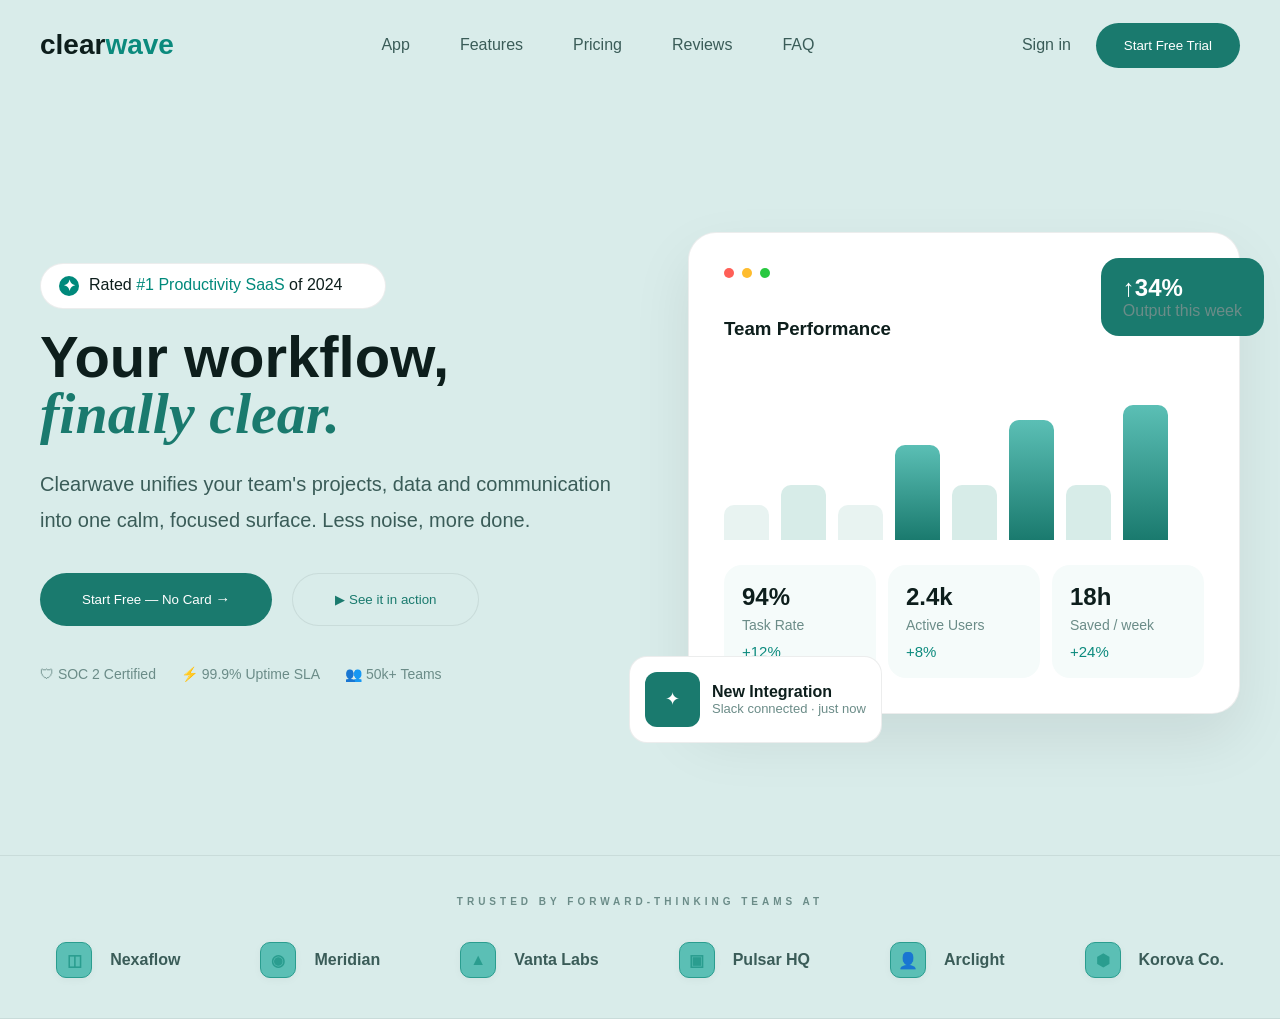
<file: index.html>
<!DOCTYPE html>
<html lang="en">
<head>
<meta charset="UTF-8">
<meta name="viewport" content="width=device-width, initial-scale=1.0">
<title>Clearwave</title>
<link rel="stylesheet" href="page1.css">
</head>
<body>
<header class="navbar">

    <div class="logo">
        clear<span>wave</span>
    </div>

    <div  class="nav-links">
        <nav>App</nav>
        <nav>Features</nav>
        <nav>Pricing</nav>
        <nav>Reviews</nav>
        <nav>FAQ</nav>
    </div>
    <div class="nav-right">
        <a href="#">Sign in</a>
        <button>Start Free Trial</button>
    </div>

</header>

<section class="hero">

    <div class="hero-left">
    
        <div class="badge">
            <div class="badge-icon">✦</div>
            <div>Rated <span>#1 Productivity SaaS</span> of 2024</div>
        </div>

        <h1>
            Your workflow,<br>
            <span>finally clear.</span>
        </h1>

        <p>
            Clearwave unifies your team's projects,
            data and communication into one calm,
            focused surface. Less noise, more done.
        </p>

        <div class="hero-buttons">

            <button class="primary-btn">
                Start Free — No Card <span>→</span>
            </button>

            <button class="secondary-btn">
                ▶ See it in action
            </button>

        </div>

        <div class="trust-row">

            <span>🛡 SOC 2 Certified</span>

            <span>⚡ 99.9% Uptime SLA</span>

            <span>👥 50k+ Teams</span>

        </div>

    </div>
    <div class="hero-right">

        <div class="card">

            <div class="browser-top">
    <span class="dot red"></span>
    <span class="dot yellow"></span>
    <span class="dot green"></span>
  </div>

            <h3>Team Performance</h3>

            <div class="chart">

                <div class="bar small"></div>
                <div class="bar medium"></div>
                <div class="bar small"></div>

                <div class="bar active tall"></div>

                <div class="bar medium"></div>

                <div class="bar active extra"></div>

                <div class="bar medium"></div>

                <div class="bar active huge"></div>

            </div>

            <div class="stats">

                <div class="box">
                    <h2>94%</h2>
                    <p>Task Rate</p>
                    <span>+12%</span>
                </div>

                <div class="box">
                    <h2>2.4k</h2>
                    <p>Active Users</p>
                    <span>+8%</span>
                </div>

                <div class="box">
                    <h2>18h</h2>
                    <p>Saved / week</p>
                    <span>+24%</span>
                </div>

            </div>

            <div class="integration">

                <div class="icon">✦</div>

                <div>
                    <strong>New Integration</strong>
                    <p>Slack connected · just now</p>
                </div>

            </div>

            <div class="floating">
                <h2>↑34%</h2>
                <span>Output this week</span>
            </div>

        </div>

    </div>
</section> 

<section class="trusted-section">

  <p class="trusted-title">
    TRUSTED BY FORWARD-THINKING TEAMS AT
  </p>

  <div class="company-row">

    <div class="company">
      <div class="logo-box">◫</div>
      <span>Nexaflow</span>
    </div>

    <div class="company">
      <div class="logo-box">◉</div>
      <span>Meridian</span>
    </div>

    <div class="company">
      <div class="logo-box">▲</div>
      <span>Vanta Labs</span>
    </div>

    <div class="company">
      <div class="logo-box">▣</div>
      <span>Pulsar HQ</span>
    </div>

    <div class="company">
      <div class="logo-box">👤</div>
      <span>Arclight</span>
    </div>

    <div class="company">
      <div class="logo-box">⬢</div>
      <span>Korova Co.</span>
    </div>

  </div>

</section>

</body>
</html>
</file>
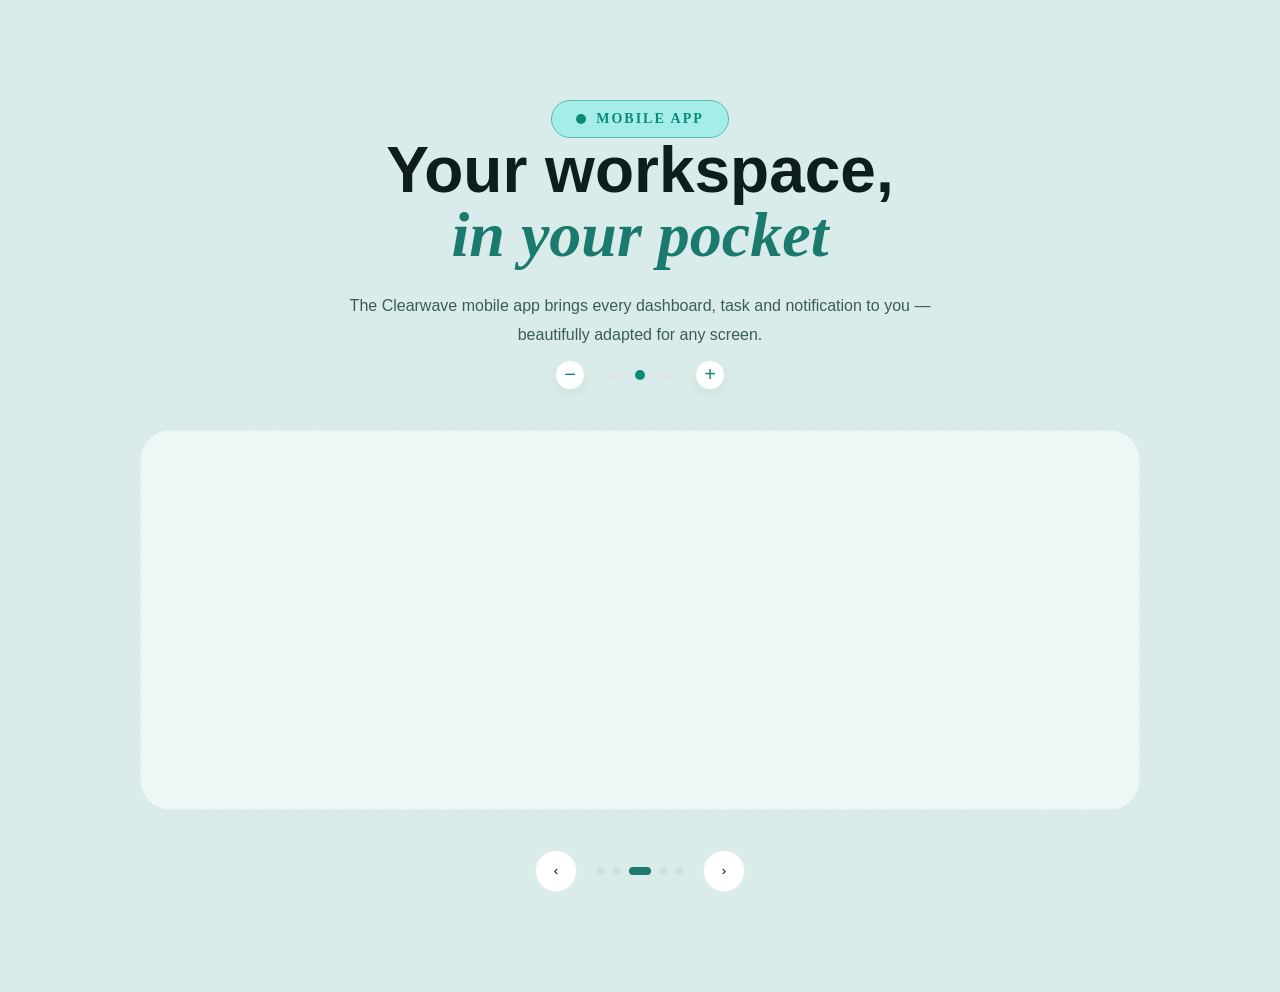
<file: index2.html>
<!DOCTYPE html>
<html lang="en">
<head>
    <meta charset="UTF-8">
    <meta name="viewport" content="width=device-width, initial-scale=1.0">
    <title>Document</title>
    <link rel="stylesheet" href="./pages2.css">
</head>
<body>
    <section class="workspace">

    <div class="mobile-badge">
         <span class="dot"></span>
        MOBILE APP
    </div>

    <h2>
        Your workspace,<br>
        <span>in your pocket</span>
    </h2>

    <p>
        The Clearwave mobile app brings every dashboard,
        task and notification to you — beautifully adapted
        for any screen.
    </p>

    <div class="slider-controls">
        <button class="nav-btn">−</button>

        <div class="dots">
            <span></span>
            <span></span>
            <span class="active"></span>
            <span></span>
            <span></span>
        </div>

        <button class="nav-btn">+</button>
    </div>

   <div class="showcase-empty"></div>
    <div class="slider-nav">

        <button>‹</button>

        <div class="nav-dots">
            <span></span>
            <span></span>
            <span class="active"></span>
            <span></span>
            <span></span>
        </div>

        <button>›</button>

    </div>
</section>
</body>
</html>
</file>
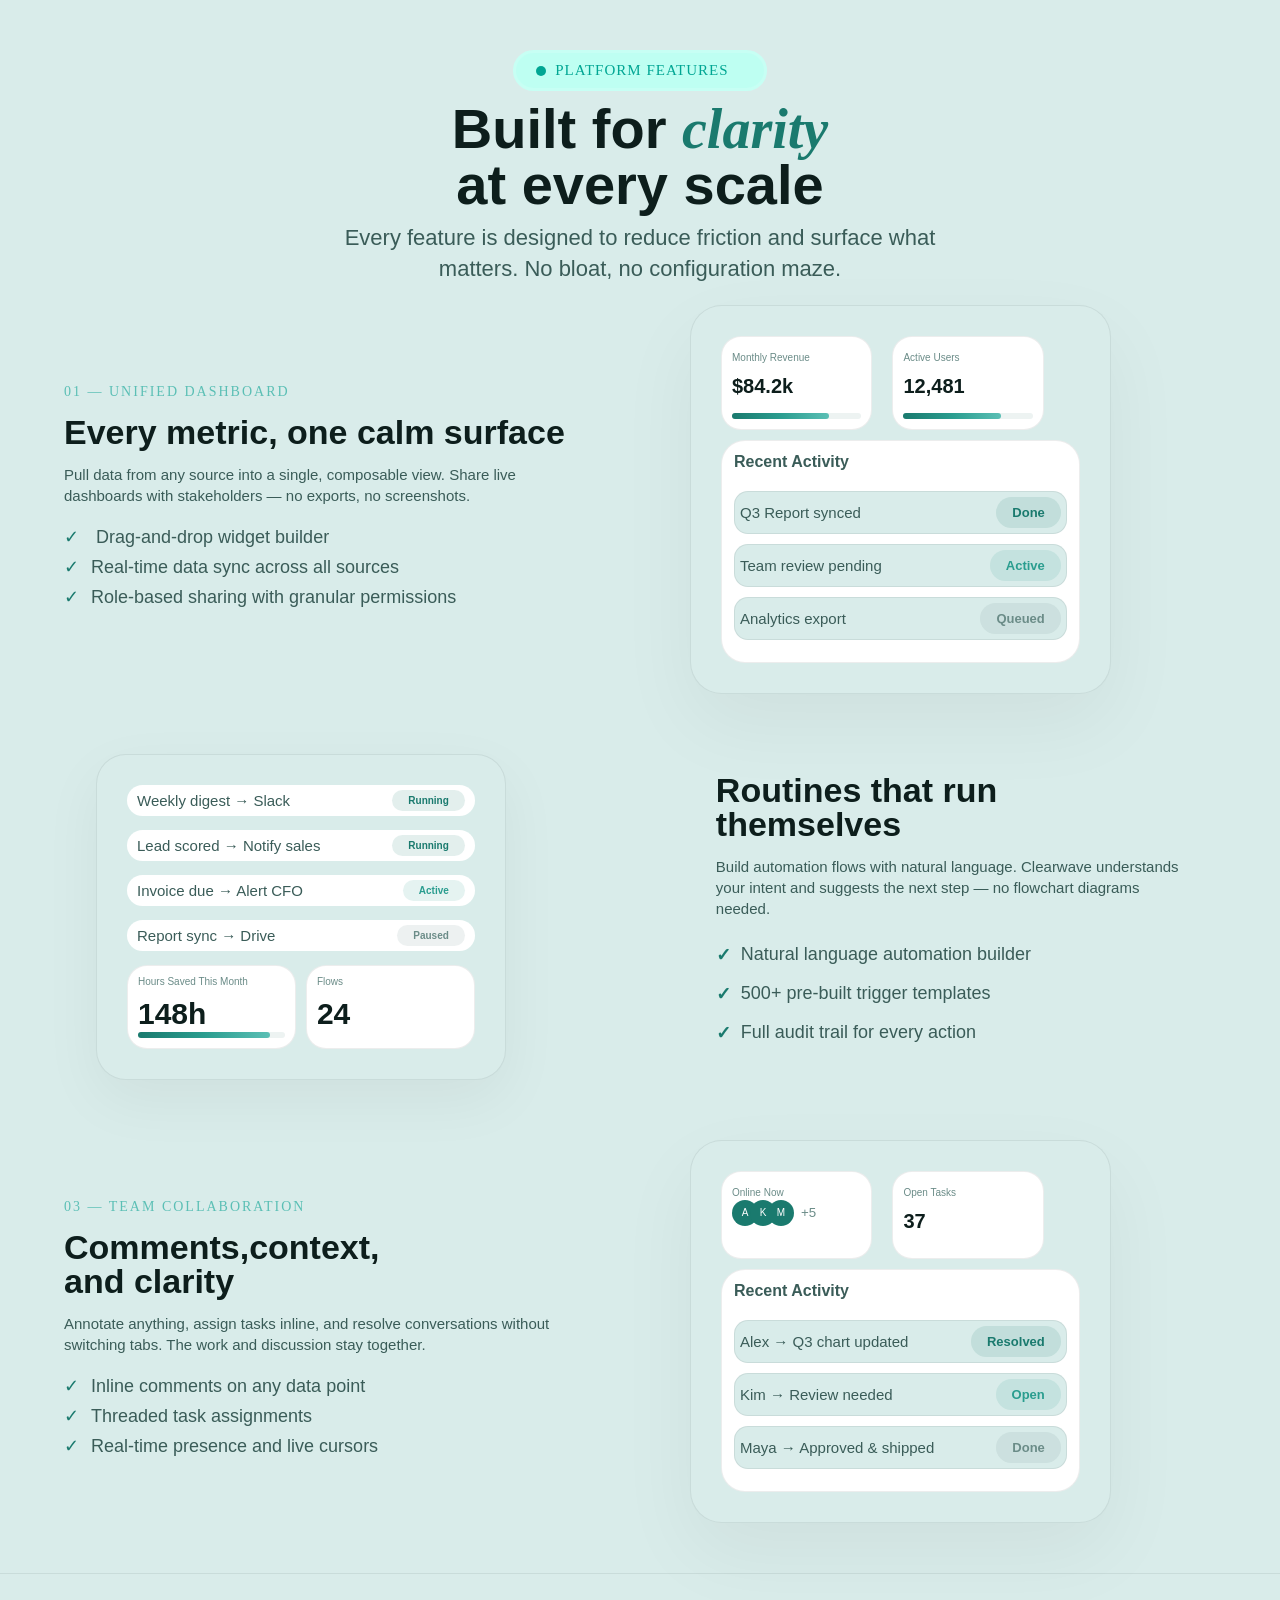
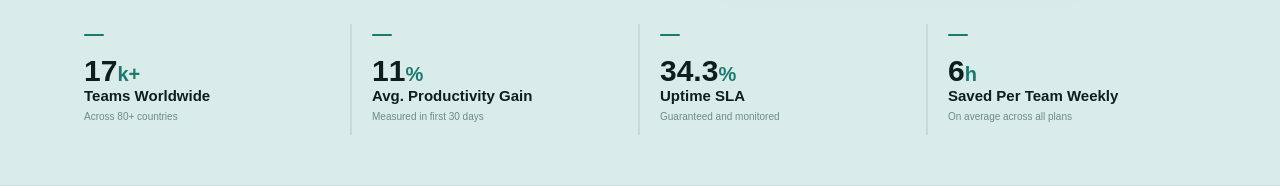
<file: index3.html>
<!DOCTYPE html>
<html lang="en">
<head>
    <meta charset="UTF-8">
    <meta name="viewport" content="width=device-width, initial-scale=1.0">
    <title>Document</title>
    <link rel="stylesheet" href="./page3.css">
</head>
<body>
<section class="features">
  <div class="container">

    <div class="section-header">  
       <div class="platform-badge">
        <span class="dot"></span>
        <span class="text">PLATFORM FEATURES</span>
       </div>

      <h1 class="main-title">
        Built for <span>clarity</span><br>
        at every scale
      </h1>

      <p class="subtitle">
        Every feature is designed to reduce friction and surface what matters.
        No bloat, no configuration maze.
      </p>
    </div>

    <div class="feature-grid">

      <div class="feature-content">

        <span class="feature-tag">
          01 — UNIFIED DASHBOARD
        </span>

        <h2>
          Every metric, one calm surface
        </h2>

        <p>
          Pull data from any source into a single, composable view.
          Share live dashboards with stakeholders — no exports,
          no screenshots.
        </p>

        <ul>
          <li><span>✓</span> Drag-and-drop widget builder</li>
          <li><span>✓</span>Real-time data sync across all sources</li>
          <li><span>✓</span>Role-based sharing with granular permissions</li>
        </ul>

      </div>

      <div class="dashboard-card">

        <div class="stats-row">

          <div class="stat-card">
            <span>Monthly Revenue</span>
            <h3>$84.2k</h3>

            <div class="progress">
              <div class="fill"></div>
            </div>
          </div>

          <div class="stat-card">
            <span>Active Users</span>
            <h3>12,481</h3>

            <div class="progress">
              <div class="fill"></div>
            </div>
          </div>

        </div>

        <div class="activity-card">

          <h4>Recent Activity</h4>

          <div class="activity-row">
            <span>Q3 Report synced</span>
            <button class="done">Done</button>
          </div>

          <div class="activity-row">
            <span>Team review pending</span>
            <button class="active">Active</button>
          </div>

          <div class="activity-row">
            <span>Analytics export</span>
            <button class="queued">Queued</button>
          </div>

        </div>

      </div>

    </div>

  </div>
</section>
<section class="automation-section">
  <div class="automation-container">
    <div class="automation-card">
      <div class="flow-row">
        <span>Weekly digest → Slack</span>
        <span class="status running">Running</span>
      </div>

      <div class="flow-row">
        <span>Lead scored → Notify sales</span>
        <span class="status running">Running</span>
      </div>

      <div class="flow-row">
        <span>Invoice due → Alert CFO</span>
        <span class="status active">Active</span>
      </div>

      <div class="flow-row">
        <span>Report sync → Drive</span>
        <span class="status paused">Paused</span>
      </div>
  
      <div class="bottom-cards">

        <div class="small-card">
          <p>Hours Saved This Month</p>
          <h3>148h</h3>

          <div class="progress-bar">
            <div class="progress-fill"></div>
          </div>
        </div>

        <div class="small-card">
          <p>Flows</p>
          <h3>24</h3>
        </div>
      </div>
    </div>
    <div class="content-box">

      <h2>
        Routines that run
        <br>themselves
      </h2>

      <p class="description">
        Build automation flows with natural language.
        Clearwave understands your intent and suggests
        the next step — no flowchart diagrams needed.
      </p>

      <ul>
        <li>Natural language automation builder</li>
        <li>500+ pre-built trigger templates</li>
        <li>Full audit trail for every action</li>
      </ul>
    </div>
  </div>
</section>

<section class="features">
  <div class="container">
    <div class="feature-grid">

      <div class="feature-content">

        <span class="feature-tag">
          03 — TEAM COLLABORATION
        </span>

        <h2>
          Comments,context,<br>
        and <span>clarity</span>
        </h2>

        <p>
          Annotate anything, assign tasks inline, and resolve
          conversations without switching tabs. The work and
          discussion stay together.
        </p>

        <ul>
          <li><span>✓</span>Inline comments on any data point</li>
          <li><span>✓</span>Threaded task assignments</li>
          <li><span>✓</span>Real-time presence and live cursors</li>
        </ul>

      </div>

      <div class="dashboard-card">

        <div class="stats-row">

          <div class="stat-card">
            <span>Online Now</span>
           <div class="avatars">
            <span>A</span>
            <span>K</span>
            <span>M</span>
            <small>+5</small>
           </div>
          </div>

          <div class="stat-card">
            <span>Open Tasks</span>
            <h3>37</h3>
          </div>

        </div>

        <div class="activity-card">

          <h4>Recent Activity</h4>

          <div class="activity-row">
            <span>Alex → Q3 chart updated</span>
            <button class="done">Resolved</button>
          </div>

          <div class="activity-row">
            <span>Kim → Review needed</span>
            <button class="active">Open</button>
          </div>

          <div class="activity-row">
            <span>Maya → Approved & shipped</span>
            <button class="queued">Done</button>
          </div>

        </div>

      </div>

    </div>

  </div>
</section>

<section class="stats-section">

  <div class="stats-container">

    <div class="stat-item">
      <div class="line"></div>
      <h2>17<span>k+</span></h2>
      <h4>Teams Worldwide</h4>
      <p>Across 80+ countries</p>
    </div>

    <div class="stat-item">
      <div class="line"></div>
      <h2>11<span>%</span></h2>
      <h4>Avg. Productivity Gain</h4>
      <p>Measured in first 30 days</p>
    </div>

    <div class="stat-item">
      <div class="line"></div>
      <h2>34.3<span>%</span></h2>
      <h4>Uptime SLA</h4>
      <p>Guaranteed and monitored</p>
    </div>

    <div class="stat-item last">
      <div class="line"></div>
      <h2>6<span>h</span></h2>
      <h4>Saved Per Team Weekly</h4>
      <p>On average across all plans</p>
    </div>

  </div>

</section>
</body>
</html>
</file>
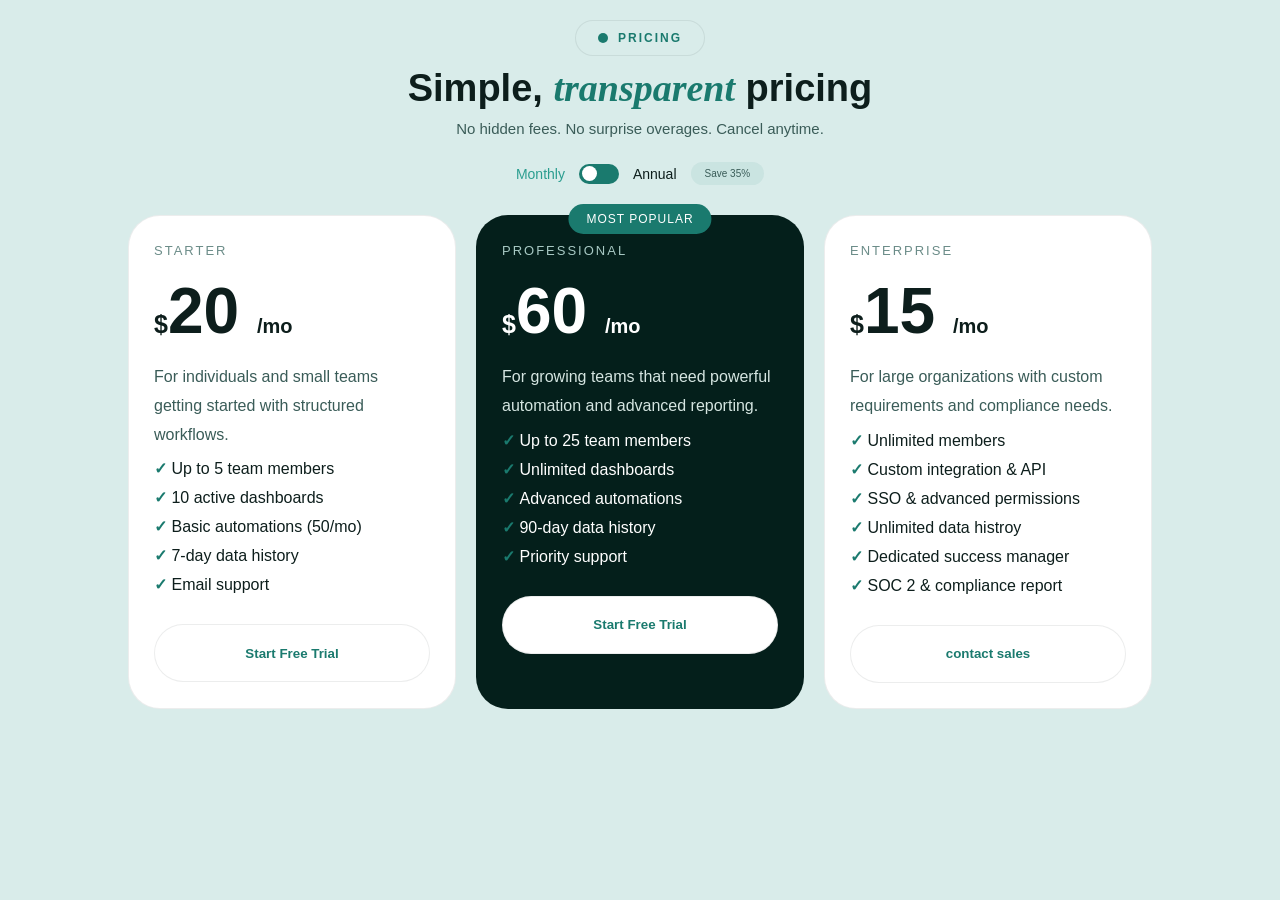
<file: index4.html>
<!DOCTYPE html>
<html lang="en">
<head>
    <meta charset="UTF-8">
    <meta name="viewport" content="width=device-width, initial-scale=1.0">
    <title>Document</title>
    <link rel="stylesheet" href="./page4.css">
</head>
<body>
<section class="pricing">

  <div class="pricingheader">

    <div class="pricingbadge">
      <span class="dot"></span>  
      <span>PRICING</span>
    </div>

    <h2>
      Simple,
      <span>transparent</span>
      pricing
    </h2>

    <p>
      No hidden fees. No surprise overages. Cancel anytime.
    </p>

    <div class="toggle">
      <span>Monthly</span>

      <div class="switch">
        <div class="switch-ball"></div>
      </div>

      <nav>Annual</nav>
      <div class="savebadge">
        Save 35%
       </div>
    </div>

  </div>

  <div class="pricing-grid">


    <div class="pricescard">
        
      <span class="plan">STARTER</span>
      <h3><span>$</span>20 <small>/mo</small></h3>
       <p class="plan-text">
        For individuals and small teams getting started with structured workflows.
      </p>

      <ul>
        <li>Up to 5 team members</li>
        <li>10 active dashboards</li>
        <li>Basic automations (50/mo)</li>
        <li>7-day data history</li>
        <li>Email support</li>
      </ul>

      <button>Start Free Trial</button>

    </div>
    <div class="pricescard featured">

      <div class="popular">
        MOST POPULAR
      </div>

      <span class="plan">PROFESSIONAL</span>

      <h3><span>$</span>60 <small>/mo</small></h3>

      <p class="plan-text">
        For growing teams that need powerful automation and advanced reporting.
      </p>

      <ul>
        <li>Up to 25 team members</li>
        <li>Unlimited dashboards</li>
        <li>Advanced automations</li>
        <li>90-day data history</li>
        <li>Priority support</li>
      </ul>

      <button class="featured-btn">
        Start Free Trial
      </button>

    </div>
    <div class="pricescard">

      <span class="plan">ENTERPRISE</span>

      <h3><span>$</span>15 <small>/mo</small></h3>

      <p class="plan-text">
        For large organizations with custom requirements and compliance needs.
      </p>

      <ul>
        <li>Unlimited members</li>
        <li>Custom integration & API</li>
        <li>SSO & advanced permissions</li>
        <li>Unlimited data histroy</li>
        <li>Dedicated success manager</li>
        <li>SOC 2 & compliance report</li>
      </ul>
      <button>contact sales</button>
    </div>    
 </div>
</section>
</body>
</html>
</file>
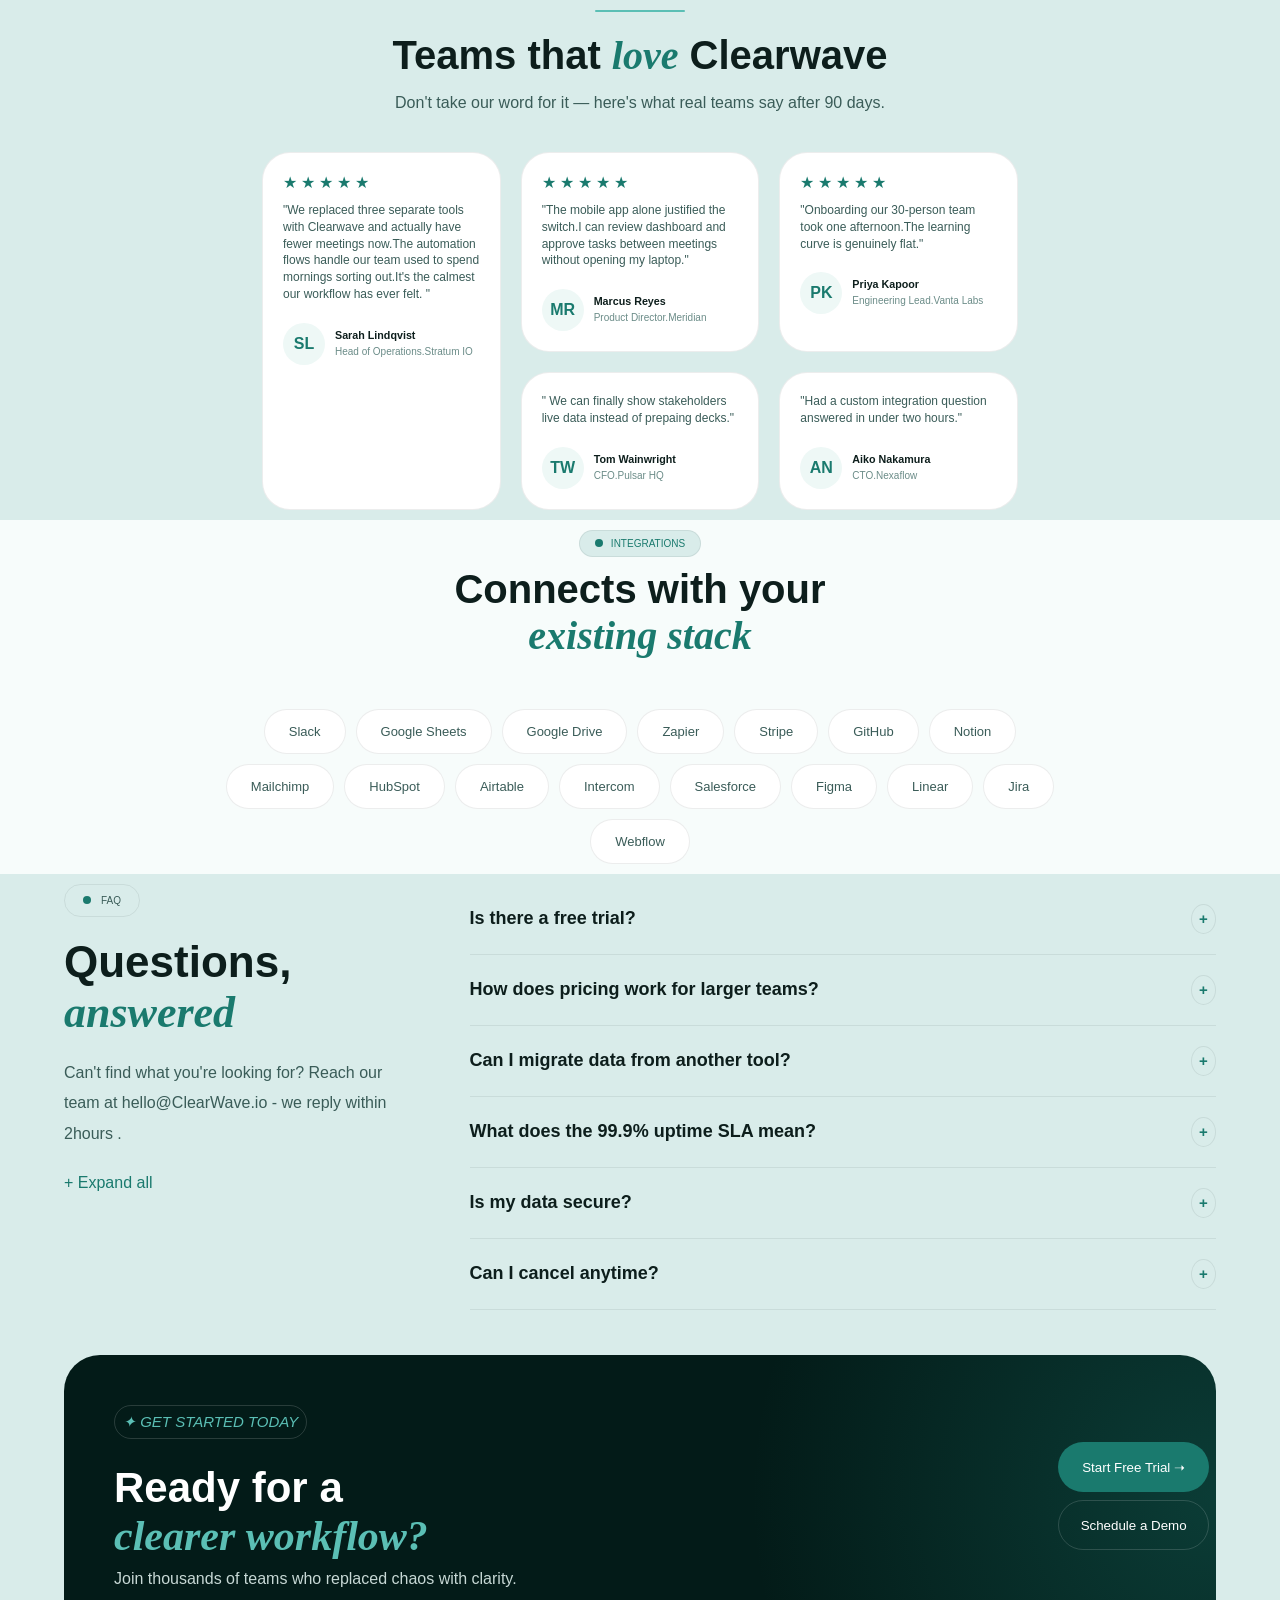
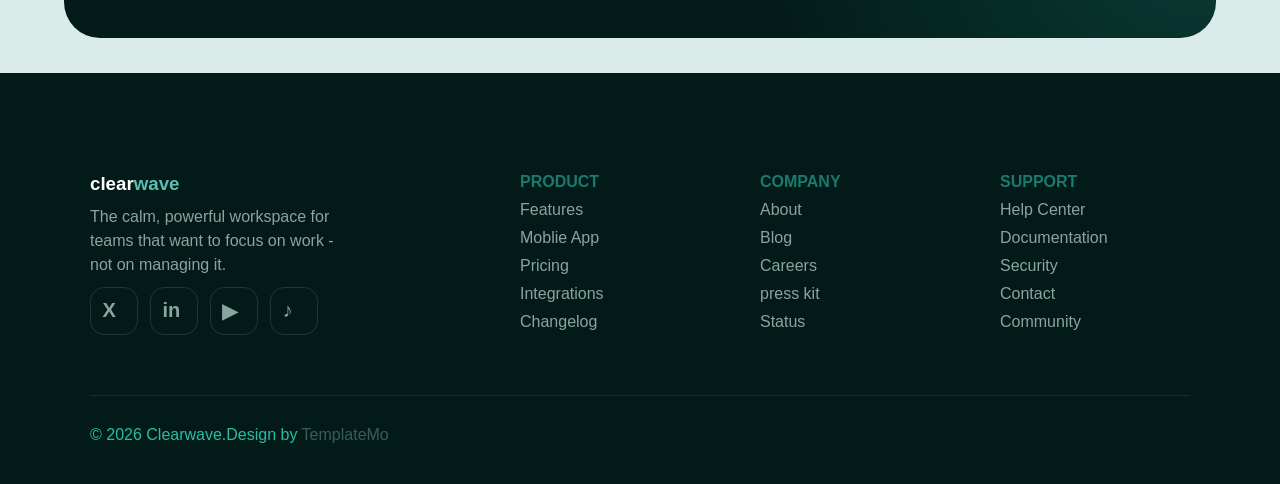
<file: index5.html>
<!DOCTYPE html>
<html lang="en">
<head>
    <meta charset="UTF-8">
    <meta name="viewport" content="width=device-width, initial-scale=1.0">
    <title>Document</title>
    <link rel="stylesheet" href="./page5.css">
</head>
<body>
<section class="test">

  <div class="head">
    <div class="topline"></div>

    <h2>
      Teams that <span>love</span> Clearwave
    </h2>

    <p>
      Don't take our word for it — here's what real teams say after 90 days.
    </p>
  </div>

  <div class="reviews">

    <div class="reviewcard large">
      <div class="stars">★★★★★</div>

      <p class="quote">
        "We replaced three separate tools with Clearwave and actually have fewer meetings now.The automation flows handle our team used to spend mornings sorting out.It's the calmest our workflow has ever felt. "
      </p>

      <div class="author">
        <div class="avatar">SL</div>

        <div>
          <h6>Sarah Lindqvist</h6>
          <span>Head of Operations.Stratum IO</span>
        </div>
      </div>
    </div>

    <div class="reviewcard">
      <div class="stars">★★★★★</div>

      <p class="quote">
        "The mobile app alone justified the switch.I can review dashboard and approve tasks between meetings without opening my laptop."
      </p>

      <div class="author">
        <div class="avatar">MR</div>

        <div>
          <h6>Marcus Reyes</h6>
          <span>Product Director.Meridian</span>
        </div>
      </div>
    </div>

    <div class="reviewcard">
      <div class="stars">★★★★★</div>

      <p class="quote">
        "Onboarding our 30-person team took one afternoon.The learning curve is genuinely flat."
      </p>

      <div class="author">
        <div class="avatar">PK</div>

        <div>
          <h6>Priya Kapoor</h6>
          <span>Engineering Lead.Vanta Labs</span>
        </div>
      </div>
    </div>

    <div class="reviewcard">
      <p class="quote">
       " We can finally show stakeholders live data instead of prepaing decks."
      </p>

      <div class="author">
        <div class="avatar">TW</div>

        <div>
          <h6>Tom Wainwright</h6>
          <span>CFO.Pulsar HQ</span>
        </div>
      </div>
    </div>

    <div class="reviewcard">
      <p class="quote">
        "Had a custom integration question answered in under two hours."
      </p>

      <div class="author">
        <div class="avatar">AN</div>

        <div>
          <h6>Aiko Nakamura</h6>
          <span>CTO.Nexaflow</span>
        </div>
      </div>
    </div>

  </div>
</section>

<section class="integrations">

  <div class="integration-badge">
    <span class="dot"></span>
    INTEGRATIONS
  </div>

  <h2>
    Connects with your
    <span>existing stack</span>
  </h2>

  <div class="tools">

    <span>Slack</span>
    <span>Google Sheets</span>
    <span>Google Drive</span>
    <span>Zapier</span>
    <span>Stripe</span>
    <span>GitHub</span>
    <span>Notion</span>

    <span>Mailchimp</span>
    <span>HubSpot</span>
    <span>Airtable</span>
    <span>Intercom</span>
    <span>Salesforce</span>
    <span>Figma</span>
    <span>Linear</span>

    <span>Jira</span>
    <span>Webflow</span>

  </div>

</section>

<section class="faq-section">

  <div class="faq-container">

    <div class="faq-left">

      <div class="faq-badge">
        <span class="dot"></span>
        FAQ
      </div>

      <h2>
        Questions,<br>
        <span>answered</span>
      </h2>

      <p>
        Can't find what you're looking for?
        Reach our team at hello@ClearWave.io - we reply within 2hours .
      </p>

      <a href="#">+ Expand all</a>

    </div>

    <div class="faq-right">

      <div class="faq">
        Is there a free trial?
        <span>+</span>
      </div>

      <div class="faq">
        How does pricing work for larger teams?
        <span>+</span>
      </div>

      <div class="faq">
        Can I migrate data from another tool?
        <span>+</span>
      </div>

      <div class="faq">
        What does the 99.9% uptime SLA mean?
        <span>+</span>
      </div>

      <div class="faq">
        Is my data secure?
        <span>+</span>
      </div>

      <div class="faq">
        Can I cancel anytime?
        <span>+</span>
      </div>

    </div>

  </div>

</section>

<section class="section">

  <div class="card">

    <div class="content">

      <div class="badge">
        ✦ GET STARTED TODAY
      </div>

      <h2>
        Ready for a<br>
        <span>clearer workflow?</span>
      </h2>

      <p>
        Join thousands of teams who replaced chaos with clarity.
      </p>

    </div>

    <div class="buttons">

      <button class="frist-btn">
        Start Free Trial ➝
      </button>

      <button class="second-btn">
        Schedule a Demo
      </button>

    </div>

  </div>

</section>

<footer class="footer">

  <div class="grid">

    <div>
      <h3>clear<span>wave</span></h3>

      <p>
        The calm, powerful workspace for <br> teams that want to focus on work - <br>
        not on managing it. 
      </p>
       <div class="icons">
           <a href="#" class="icon-box">X</a>        
           <a href="#" class="icon-box">in</a>          
           <a href="#" class="icon-box">▶</a>          
           <a href="#" class="icon-box">♪</a>
       </div>
    </div>

    <div>
      <h4>PRODUCT</h4>

      <a href="#">Features</a>
      <a href="#">Moblie App</a>
      <a href="#">Pricing</a>
      <a href="#">Integrations</a>
      <a href="#">Changelog</a>
    </div>

    <div>
      <h4>COMPANY</h4>

      <a href="#">About</a>
      <a href="#">Blog</a>
      <a href="#">Careers</a>
      <a href="#">press kit</a>
      <a href="#">Status</a>
    </div>

    <div>
      <h4>SUPPORT</h4>

      <a href="#">Help Center</a>
      <a href="#">Documentation</a>
      <a href="#">Security</a>
      <a href="#">Contact</a>
      <a href="#">Community</a>
    </div>

  </div>

  <div class="bottom">
    © 2026 Clearwave.Design by <span>TemplateMo</span>
     

  </div>

</footer>
</body>
</html>
</file>
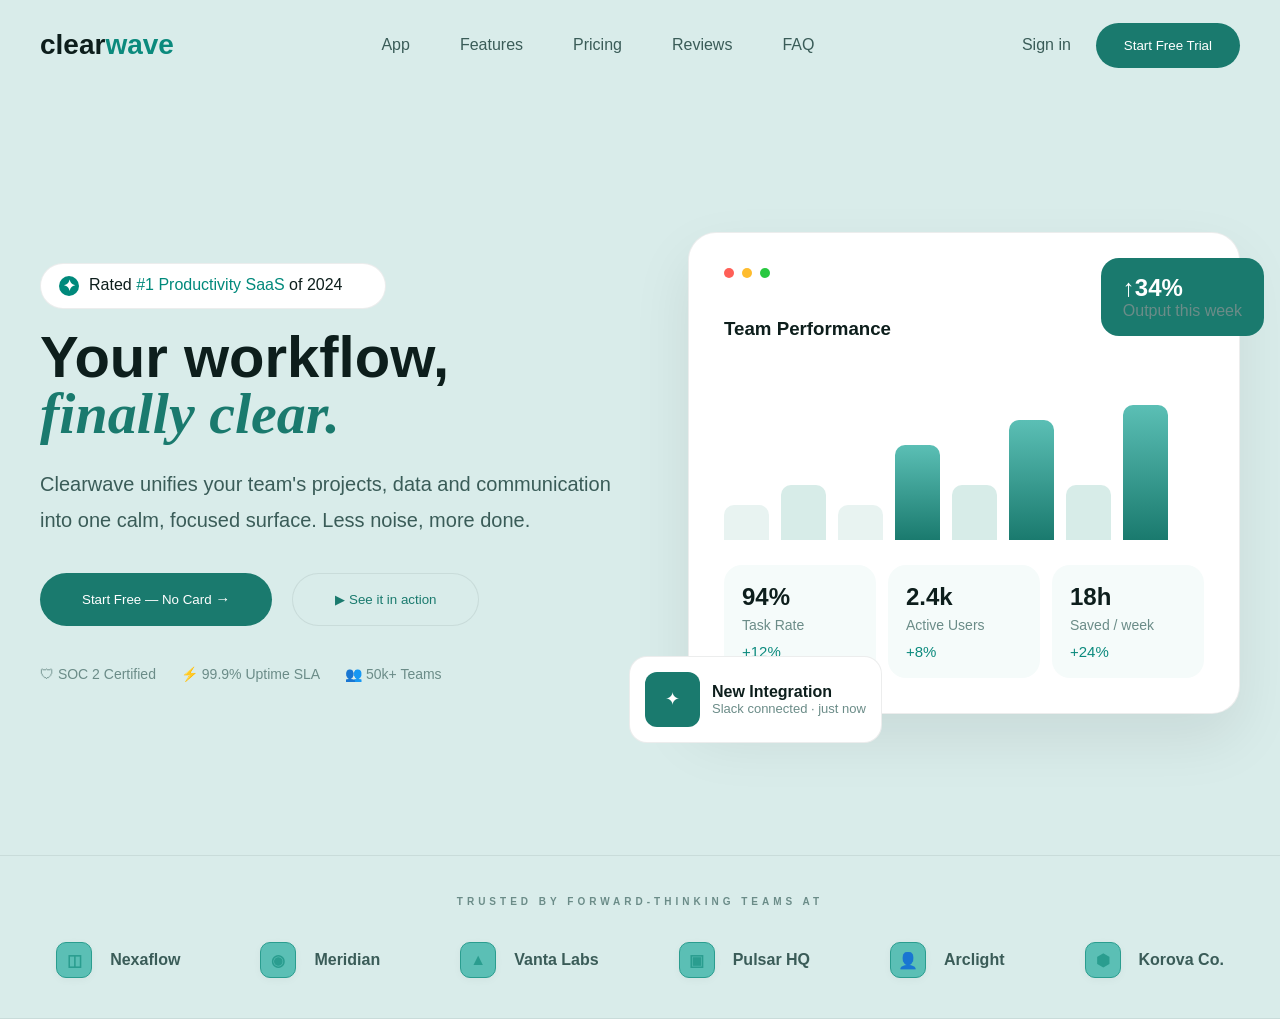
<file: page1.html>
<!DOCTYPE html>
<html lang="en">
<head>
<meta charset="UTF-8">
<meta name="viewport" content="width=device-width, initial-scale=1.0">
<title>Clearwave</title>
<link rel="stylesheet" href="page1.css">
</head>
<body>
<header class="navbar">

    <div class="logo">
        clear<span>wave</span>
    </div>

    <div  class="nav-links">
        <nav>App</nav>
        <nav>Features</nav>
        <nav>Pricing</nav>
        <nav>Reviews</nav>
        <nav>FAQ</nav>
    </div>

    <div class="nav-right">
        <a href="#">Sign in</a>
        <button>Start Free Trial</button>
    </div>

</header>

<section class="hero">

    <div class="hero-left">
    
        <div class="badge">
            <div class="badge-icon">✦</div>
            <div>Rated <span>#1 Productivity SaaS</span> of 2024</div>
        </div>

        <h1>
            Your workflow,<br>
            <span>finally clear.</span>
        </h1>

        <p>
            Clearwave unifies your team's projects,
            data and communication into one calm,
            focused surface. Less noise, more done.
        </p>

        <div class="hero-buttons">

            <button class="primary-btn">
                Start Free — No Card <span>→</span>
            </button>

            <button class="secondary-btn">
                ▶ See it in action
            </button>

        </div>

        <div class="trust-row">

            <span>🛡 SOC 2 Certified</span>

            <span>⚡ 99.9% Uptime SLA</span>

            <span>👥 50k+ Teams</span>

        </div>

    </div>
    <div class="hero-right">

        <div class="card">

            <div class="browser-top">
    <span class="dot red"></span>
    <span class="dot yellow"></span>
    <span class="dot green"></span>
  </div>

            <h3>Team Performance</h3>

            <div class="chart">

                <div class="bar small"></div>
                <div class="bar medium"></div>
                <div class="bar small"></div>

                <div class="bar active tall"></div>

                <div class="bar medium"></div>

                <div class="bar active extra"></div>

                <div class="bar medium"></div>

                <div class="bar active huge"></div>

            </div>

            <div class="stats">

                <div class="box">
                    <h2>94%</h2>
                    <p>Task Rate</p>
                    <span>+12%</span>
                </div>

                <div class="box">
                    <h2>2.4k</h2>
                    <p>Active Users</p>
                    <span>+8%</span>
                </div>

                <div class="box">
                    <h2>18h</h2>
                    <p>Saved / week</p>
                    <span>+24%</span>
                </div>

            </div>

            <div class="integration">

                <div class="icon">✦</div>

                <div>
                    <strong>New Integration</strong>
                    <p>Slack connected · just now</p>
                </div>

            </div>

            <div class="floating">
                <h2>↑34%</h2>
                <span>Output this week</span>
            </div>

        </div>

    </div>
</section> 

<section class="trusted-section">

  <p class="trusted-title">
    TRUSTED BY FORWARD-THINKING TEAMS AT
  </p>

  <div class="company-row">

    <div class="company">
      <div class="logo-box">◫</div>
      <span>Nexaflow</span>
    </div>

    <div class="company">
      <div class="logo-box">◉</div>
      <span>Meridian</span>
    </div>

    <div class="company">
      <div class="logo-box">▲</div>
      <span>Vanta Labs</span>
    </div>

    <div class="company">
      <div class="logo-box">▣</div>
      <span>Pulsar HQ</span>
    </div>

    <div class="company">
      <div class="logo-box">👤</div>
      <span>Arclight</span>
    </div>

    <div class="company">
      <div class="logo-box">⬢</div>
      <span>Korova Co.</span>
    </div>

  </div>

</section>

</body>
</html>
</file>
<file: page1.css>
:root{
  --accent:#1A7A6E;
  --accent-mid:#2A9D8F;
  --accent-light:#5BBFB5;

  --text-1:#0D1E1C;
  --text-2:#3A5C58;
  --text-3:#6B8C88;

  --border:rgba(13,30,28,.08);
}

*{
  margin:0;
  padding:0;
  box-sizing:border-box;
}

body{
  font-family:'Inter',sans-serif;
  background:#D9ECEA;
  color: var(--text-1);
}

.navbar{
  max-width:1200px;
  margin:auto;
  height:90px;
  display:flex;
  align-items:center;
  justify-content:space-between;
}

.logo{
  font-size:28px;
  font-weight:800;
}

.logo span{
    font-size:28px;
    font-weight:800;
    color: #0b8a7d;
}

.nav-links{
  display:flex;
  gap:50px;
  color:var(--text-2);
}

.nav-right{
  display:flex;
  align-items:center;
  gap:25px;
}

.nav-right a{
  text-decoration:none;
  color:var(--text-2);
}

.nav-right button{
  border:none;
  background:var(--accent);
  color:#fff;
  padding:15px 28px;
  border-radius:40px;
  cursor:pointer;
}

.hero{
  max-width:1200px;
  margin:auto;
  min-height:85vh;
  display:flex;
  align-items:center;
  justify-content:space-between;
}

.hero-left{
  width:48%;
}

.badge-icon{
    width:20px;
    height:20px;
    background:#00897b;
    border-radius:50%;
    display:flex;
    align-items:center;
    justify-content:center;
    color:#ffffff;
    font-size:15px;
    font-weight:bold;
}

.badge{
  width:60%;
  display:flex;
  padding:12px 18px;
  border-radius:30px;
  background:#fff;
  border:1px solid var(--border);
  margin-bottom:20px;
  gap: 10px;
}

.badge span{
    color:#00897b;
    font-weight:10;
}

.hero-left h1{
  font-size:58px;
  line-height:.95; 
  font-weight:600;
}

.hero-left h1 span{
  color:var(--accent);
  font-family:'Cormorant Garamond',serif;
  font-style:italic;
  font-weight:600;
}

.hero-left p{
  margin-top:25px;
  font-size:20px;
  line-height:1.8;
  color:var(--text-2);
}

.hero-buttons{
  margin-top:35px;
  display:flex;
  gap:20px;
}

.primary-btn{
  background:var(--accent);
  color:#fff;
  border:none;
  padding:15px 42px;
  border-radius:50px;
}

.primary-btn span{
    font-size: 15px;
    line-height: 1;
}

.secondary-btn{
  background:#D9ECEA;
  color:var(--accent);
  border:1px solid var(--border);
  padding:18px 42px;
  border-radius:50px;
}

.trust-row{
  margin-top:40px;
  display:flex;
  gap:25px;
  color:var(--text-3);
  font-size:14px;
}

.hero-right{
  width:46%;
}

.card{
  position:relative;
  background:#fff;
  padding:35px;
  border-radius:28px;
  border:1px solid var(--border);
  box-shadow:0 25px 60px rgba(0,0,0,.08);
}

.browser-top{
  display:flex;
  gap:8px;
  margin-bottom:40px;
}

.dot{
  width:10px;
  height:10px;
  border-radius:50%;
}

.red{
  background:#ff5f57;
}

.yellow{
  background:#febc2e;
}

.green{
  background:#28c840;
}
.card h3{
  margin-bottom:30px;
}

.chart{
  height:170px;
  display:flex;
  align-items:flex-end;
  gap:12px;
}

.bar{
  width:45px;
  border-radius:10px 10px 0 0;
}

.small{
  height:35px;
  background:#E8F3F1;
}

.medium{
  height:55px;
  background:#D7ECE8;
}

.tall{
  height:95px;
}

.extra{
  height:120px;
}

.huge{
  height:135px;
}

.active{
  background:linear-gradient(
    to top,
    var(--accent),
    var(--accent-light)
  );
}

.stats{
  display:flex;
  gap:12px;
  margin-top:25px;
}

.box{
  flex:1;
  background:#F5FBFA;
  padding:18px;
  border-radius:18px;
}

.box h2{
  margin-bottom:6px;
}

.box p{
  color:var(--text-3);
  font-size:14px;
}

.box span{
  display:block;
  margin-top:10px;
  color:#0b8a7d;
  font-size:15px;
  font-weight:70;
}

.integration{
  margin-top:22px;
  display:flex;
  align-items:center;
  gap:12px;
  padding:15px;
  background:#fff;
  border-radius:18px;
  border:1px solid var(--border);
  position: absolute;
  left:-60px;
  bottom:-30px;
}

  
.icon{
  display: flex;
  justify-content: center;
  align-items: center;
  color: white;
  width:55px;
  height:55px;
  font-size:18px;
  background:var(--accent);
  border-radius:12px;
}
.integration p{
  color:var(--text-3);
  font-size:13px;
}

.floating{
  position:absolute;
  top:25px;
  right:-25px;
  background:var(--accent);
  color:#fff;
  padding:16px 22px;
  border-radius:18px;
}

.floating span{
  color: var(--text-3);
}

.trusted-section{
  width:100%;
  text-align:center;
  padding:40px 20px;
  border-top:1px solid var(--border);
  border-bottom:1px solid var(--border);
}

.trusted-title{
  font-size:10px;
  letter-spacing:4px;
  color:var(--text-3);
  font-weight:600;
  margin-bottom:35px;
}

.company-row{
  display:flex;
  justify-content:center;
  align-items:center;
  gap:80px;
  flex-wrap:wrap;
}

.company{
  display:flex;
  align-items:center;
  gap:18px;
  color:var(--text-2);
  font-size:16px;
  font-weight:700;
}

.logo-box{
  width:36px;
  height:36px;
  background:var(--accent-light);
  border:1px solid ;
  border-radius:10px;
  display:flex;
  align-items:center;
  justify-content:center;
  color:var(--accent-mid);
  font-size:16px;
  box-shadow:0 2px 8px rgba(0,0,0,.04);
}
</file>
<file: pages2.css>
:root{
  --accent:#1A7A6E;
  --accent-mid:#2A9D8F;
  --accent-light:#5BBFB5;

  --text-1:#0D1E1C;
  --text-2:#3A5C58;
  --text-3:#6B8C88;

  --border:rgba(13,30,28,.08);
}

*{
  margin:0;
  padding:0;
  box-sizing:border-box;
}

body{
  font-family:'Inter',sans-serif;
  background:#D9ECEA;
  color: var(--text-1);
}

.workspace{
  text-align:center;
  padding:100px 20px;
  
}


.mobile-badge{
  display:inline-flex;
  align-items:center;
  gap:10px;
  padding:10px 24px;
  border:1px solid #5BBFB5;
  border-radius:30px;
  background:#a5eee7;
  color:#0a8a7a;
  font-size:14px;
  font-weight:700;
  letter-spacing:2px;
  font-family:Georgia, serif;
}

.mobile-badge span {
  width:10px;
  height:10px;
  background:#0a8a7a;
  border-radius:50%;
}

.workspace h2{
  font-size:64px;
  line-height:1;
}

.workspace h2 span{
  color:var(--accent);
  font-family:'Cormorant Garamond',serif;
  font-style:italic;
}

.workspace p{
  max-width:600px;
  margin:25px auto;
  color:var(--text-2);
  line-height:1.8;
}

.slider-controls{
   display:flex;
   justify-content:center;
   align-items:center;
   gap:20px;   
   margin-top:-15px;
}

.nav-btn{
  width:30px;
  height:30px;
  border-radius:50%;
  border:1px solid #dcebea;
  background:#ffffff;
  font-size:20px;
  color:#0a8a7a;
  cursor:pointer;
  box-shadow:0 4px 12px rgba(0,0,0,.05);
}

.dots{
  display:flex;
  gap:5px;
}

.dots span{
  width:10px;
  height:10px;
  background:#dbe7e6;
  border-radius:50%;
}

.dots .active{
  width:10px;
  height:10px;
  background:#0a8a7a;
}

.showcase-empty{
  height:380px;
  max-width:1000px;
  margin:40px auto;
  border-radius:30px;
  background:#EEF7F5;
  border:1px dashed #d7ece8;
}

.slider-nav{
  display:flex;
  justify-content:center;
  align-items:center;
  gap:20px;
}

.slider-nav button{
  width:42px;
  height:42px;
  border-radius:50%;
  border:1px solid var(--border);
  background:#fff;
}

.nav-dots{
  display:flex;
  gap:8px;
}

.nav-dots span{
  width:8px;
  height:8px;
  border-radius:50%;
  background:#d3dfdd;
}

.nav-dots .active{
  width:22px;
  border-radius:20px;
  background:var(--accent);
}
</file>
<file: page3.css>
:root{
  --accent:#1A7A6E;
  --accent-mid:#2A9D8F;
  --accent-light:#5BBFB5;

  --text-1:#0D1E1C;
  --text-2:#3A5C58;
  --text-3:#6B8C88;

  --border:rgba(13,30,28,.08);
}

*{
  margin:0;
  padding:0;
  box-sizing:border-box;
}

body{
  font-family:'Inter',sans-serif;
  background:#D9ECEA;
  color: var(--text-1);
}

.container{
  width:1200px;
  max-width:90%;
  margin:auto;
}

.features{
  padding:50px 0;
}

.section-header{
  text-align:center;
  margin-bottom:20px;
}


.platform-badge{
  display:inline-flex;
  align-items:center;
  gap:9px;  
  padding:10px 20px;  
  background:#befff2;
  border:3px solid hsl(168, 100%, 89%);  
  border-radius:999px;
  width: 22%;
  font-family:Georgia, serif;
}

.platform-badge .dot{
  width:10px;
  height:10px;
  border-radius:50%;
  background:#00A693;
  box-shadow:rgb(35, 144, 131);
}

.platform-badge .text{
  color:#00A693;
  font-size:15px;
  font-weight:500;
  line-height:1;
  text-transform:uppercase;
  letter-spacing: 1px;
}

.main-title{
  margin-top:10px;
  font-size:56px;
  line-height:1;
  color:var(--text-1);
  font-weight:700;
}

.main-title span{
  color:var(--accent);
  font-family:'Cormorant Garamond',serif;
  font-style:italic;
  font-weight:700;
}

.subtitle{
  margin:10px auto 0;
  max-width:600px;
  color:var(--text-2);
  font-size:22px;
  line-height:1.4;
}

.feature-grid{
  display:grid;
  grid-template-columns:1fr 1fr;
  gap:100px;
  align-items:center;
  padding: -10px 60px; 
}

.feature-tag{
  color:var(--accent-light);
  letter-spacing:2px;
  font-size:14px;
  font-family:Georgia, serif;
}

.feature-content h2{
  margin:15px 0;
  font-size:34px;
  line-height:1;
  color:var(--text-1);
}

.feature-content p{
  color:var(--text-2);
  font-size:15px;
  line-height:1.4;
  margin-bottom:20px;
}

.feature-content ul{
  list-style:none;
}

.feature-content li{
  margin-bottom:8px;
  color:var(--text-2);
  font-size:18px;
}

.feature-content li span{
  color:var(--accent);
  margin-right:12px;

}

.dashboard-card{
  background:#D9ECEA;
  border:1px solid var(--border);
  border-radius:32px;
  padding:30px;
  box-shadow:0 30px 80px rgba(0,0,0,.05);
  width: 80%;
  height: 100%;
}

.stats-row{
  display:flex;
  gap:20px;
  width: 90%;
}

.stat-card{
  flex:1;
  border:1px solid var(--border);
  border-radius:20px;
  padding:10px;
  background: white;
}

.stat-card span{
  color:var(--text-3);
  font-size:10px;
}

.stat-card h3{
  margin:10px 0 15px;
  font-size:20px;
  color:var(--text-1);
}

.progress{
  height:6px;
  background:#edf3f2;
  border-radius:999px;
}

.fill{
  width:75%;
  height:100%;
  border-radius:999px;
  background:linear-gradient(
  90deg,
  var(--accent),
  var(--accent-mid),
  var(--accent-light));
}

.activity-card{
  margin-top:10px;
  border:1px solid var(--border);
  border-radius:24px;
  padding:12px;
  background: white;
}

.activity-card h4{
  margin-bottom:20px;
  color:var(--text-2);
}

.activity-row{
  display:flex;
  justify-content:space-between;
  align-items:center;
  padding:5px;
  border:1px solid var(--border);
  border-radius:14px;
  font-size: 15px;
  margin-bottom:10px;
  background:#D9ECEA ;
}

.activity-row span{
  color:var(--text-2);
}

button{
  border:none;
  padding:8px 16px;
  border-radius:999px;
  font-size:13px;
  font-weight:600;
}

.done{
  background:rgba(26,122,110,.12);
  color:var(--accent);
}

.active{
  background:rgba(42,157,143,.12);
  color:var(--accent-mid);
}

.queued{
  background:rgba(107,140,136,.12);
  color:var(--text-3);
}

.automation-section{
  padding:10px 0;
  
}

.automation-container{
  width:85%;
  margin:auto;
  display:flex;
  align-items:center;
  justify-content:space-between;
  gap:210px;
}

.automation-card{
  width:80%;
  padding:30px;
  border:1px solid var(--border);
  border-radius:30px;
  box-shadow:0 20px 60px rgba(0,0,0,.05);
  background: #D9ECEA;
}


.flow-row{
  display:flex;
  justify-content:space-between;
  align-items:center;
  padding:5px 10px;
  margin-bottom:14px;
  background:white;
  border-radius:16px;
  
}

.flow-row span:first-child{
  color:var(--text-2);
  font-size:15px;
}

.status{
  padding:5px 16px;
  border-radius:999px;
  font-size:10px;
  font-weight:600;
}

.running{
  color:var(--accent);
  background:rgba(26,122,110,.12);
}

.active{
  color:var(--accent-mid);
  background:rgba(42,157,143,.12);
}

.paused{
  color:var(--text-3);
  background:rgba(107,140,136,.12);
}

.bottom-cards{
  display:flex;
  gap:10px;
  margin-top:10px;
}

.small-card{
  flex:1;
  padding:10px;
  border:1px solid var(--border);
  border-radius:20px;
  background: white;
}

.small-card p{
  color:var(--text-3);
  font-size:10px;
  margin-bottom:10px;
}

.small-card h3{
  font-size:30px;
  color:var(--text-1);
  margin-bottom:1px;
}

.progress-bar{
  height:6px;
  background:#edf3f2;
  border-radius:999px;
}

.progress-fill{
  width:90%;
  height:100%;
  border-radius:999px;
  background:linear-gradient(
  90deg,
  var(--accent),
  var(--accent-mid),
  var(--accent-light));
}

.content-box{
  width:100%;
}

.content-box h2{
  color:var(--text-1);
  font-size:34px;
  line-height:1;
  margin-bottom:15px;
  display:block;
}

.description{
  color:var(--text-2);
  font-size:15px;
  line-height:1.4;
  margin-bottom:25px;
}

.content-box ul{
  list-style:none;
}

.content-box li{
  position:relative;
  padding-left:25px;
  margin-bottom:18px;
  color:var(--text-2);
  font-size:18px;
}

.content-box li::before{
  content:"✓";
  position:absolute;
  left:0;
  top:0;
  color:var(--accent);
  font-weight:700;
}

.avatars{
  display:flex;
  align-items:center;
}

.avatars span{
  width:26px;
  height:26px;
  border-radius:50%;
  background:var(--accent);
  color:#fff;
  display:flex;
  align-items:center;
  justify-content:center;
  margin-right:-8px;
}

.avatars small{
  margin-left:15px;
  color:var(--text-3);
}

.stats-section{
  padding:50px 0;
  border-top:1px solid var(--border);
}

.stats-container{
  width:90%;
  margin:auto;
  display:grid;
  grid-template-columns:repeat(4,1fr);
}

.stat-item{
  padding:10px 20px;
  border-right:2px solid var(--border);
}

.stat-item.last{
  border-right:none;
}

.line{
  width:20px;
  height:2px;
  border-radius:999px;
  background:var(--accent);
  margin-bottom:20px;
}

.stat-item h2{
  font-size:30px;
  line-height:1;
  font-weight:700;
  color:var(--text-1);
  margin-bottom:1px;
}

.stat-item h2 span{
  font-size:20px;
  color:var(--accent);
}

.stat-item h4{
  font-size:15px;
  font-weight:600;
  color:var(--text-1);
  margin-bottom:5px;
}

.stat-item p{
  font-size:10px;
  color:var(--text-3);
  line-height:1.6;

}
.stats-section{
  padding:50px 0;
  border-bottom:1px solid var(--border);
}
</file>
<file: page4.css>
:root{
  --accent:#1A7A6E;
  --accent-mid:#2A9D8F;
  --accent-light:#5BBFB5;

  --text-1:#0D1E1C;
  --text-2:#3A5C58;
  --text-3:#6B8C88;

  --border:rgba(13,30,28,.08);
}

*{
  margin:0;
  padding:0;
  box-sizing:border-box;
}

body{
  font-family:'Inter',sans-serif;
  background:#D9ECEA;
  color: var(--text-1);
}

.pricing{
  padding:20px 0;
  
}

.pricingheader{
  text-align:center;
  margin-bottom:30px;
}

.pricingbadge{
  display:inline-flex;
  align-items:center;
  gap:10px;
  padding:10px 22px;
  border-radius:999px;
  border:1px solid var(--border);
  background:#D9ECEA;
}

.pricingbadge .dot{
  width:10px;
  height:10px;
  border-radius:50%;
  background:var(--accent);
}

.pricingbadge span{
  color:var(--accent);
  font-size:12px;
  letter-spacing:2px;
  font-weight:600;
}

.pricingheader h2{
  margin-top:10px;
  font-size:38px;
  color:var(--text-1);
}

.pricingheader h2 span{
  color:var(--accent);
  font-style: italic;
  font-family:'Cormorant Garamond',serif;
}

.pricingheader p{
  margin-top:10px;
  color:var(--text-2);
  font-size:15px;
}

.toggle{
  margin-top:25px;
  display:flex;
  justify-content:center;
  align-items:center;
  gap:14px;
  font-size: 14px;
}
.toggle span{
    color: var(--accent-mid);
}

.switch{
  width:40px;
  height:20px;
  border-radius:999px;
  background:var(--accent);
  position:relative;
}

.switch-ball{
  width: 15px;
  height:15px;
  background:#fff;
  border-radius:50%;
  position:absolute;
  top:2.5px;
  left:3px;
}

.savebadge{
  padding:6px 14px;
  border-radius:999px;
  background:rgba(26,122,110,.08);
  color:var(--text-2);
  font-size:10px;
}

.pricing-grid{
  width:80%;
  margin:auto;
  display:grid;
  grid-template-columns:repeat(3,1fr);
  gap:20px;
}

.pricescard{
  background:#fff;
  border:1px solid var(--border);
  border-radius:32px;
  padding:25px;
}

.featured{
  background:#041f1b;
  color:#fff;
  position:relative;
}

.popular{
  position:absolute;
  top:-12px;
  left:50%;
  transform:translateX(-50%);
  background:var(--accent);
  color:#fff;
  padding:8px 18px;
  border-radius:999px;
  font-size:12px;
  letter-spacing:1px;
}

.plan{
  color:var(--text-3);
  font-size:13px;
  letter-spacing:2px;
}

.featured .plan{
  color:#a8c9c4;
}

.pricescard h3{
  font-size:64px;
  margin:15px 0;
}

.pricescard h3 span{
    font-size: 25px;
}

.pricescard h3 small{
  font-size:20px;
}

.plan-text{
  color:var(--text-2);
  line-height:1.8;
  margin-bottom:10px;
}

.featured .plan-text{
  color:#d5e5e1;
}

.pricescard ul{
  list-style:none;
  margin-bottom:30px;
}

.pricescard li{
  margin-bottom:10px;
}

.pricescard li::before{
  content:"✓ ";
  color:var(--accent);
  font-weight:700;
}

.pricescard button{
  width:100%;
  height:58px;
  border-radius:999px;
  border:1px solid var(--border);
  background:#fff;
  color:var(--accent);
  font-weight:600;
}

.featured-btn{
  background:var(--accent);
  color:#fff ;
  border:none ;
}
</file>
<file: page5.css>
:root{
  --accent:#1A7A6E;
  --accent-mid:#2A9D8F;
  --accent-light:#5BBFB5;

  --text-1:#0D1E1C;
  --text-2:#3A5C58;
  --text-3:#6B8C88;

  --border:rgba(13,30,28,.08);
}

*{
  margin:0;
  padding:0;
  box-sizing:border-box;
}

body{
  font-family:'Inter',sans-serif;
  background:#D9ECEA;
  color: var(--text-1);
}

.test{
  padding:10px ;
}

.head{
  text-align:center;
  margin-bottom:40px;
}

.topline{
  width:90px;
  height:2px;
  background:var(--accent-light);
  margin:0 auto 20px;
  border-radius:999px;
}

.head h2{
  font-size:40px;
  color:var(--text-1);
}

.head h2 span{
  color:var(--accent);
  font-style:italic;
  font-family:'Cormorant Garamond',serif;
}

.head p{
  margin-top:15px;
  color:var(--text-2);
}

.reviews{
  width:60%;
  margin:auto;
  display:grid;
  grid-template-columns:repeat(3,1fr);
  gap:20px;
}

.reviewcard{
  background:#fff;
  padding:20px;
  border-radius:28px;
  border:1px solid var(--border);
}

.large{
  grid-row:span 2;
}

.stars{
  color:var(--accent);
  letter-spacing:4px;
  margin-bottom:10px;
}

.quote{
  color:var(--text-2);
  line-height:1.4;
  font-size: 12px;

}

.author{
  display:flex;
  align-items:center;
  gap:10px;
  margin-top:20px;
}

.author span{
    font-size: 10px;
    color: var(--text-3);
}

.avatar{
  width:42px;
  height:42px;
  border-radius:50%;
  background:#eef8f6;
  display:flex;
  align-items:center;
  justify-content:center;
  color:var(--accent);
  font-weight:600;
}

.integrations{
  padding:10px 0;
  text-align:center;
  background:#f7fcfb;
}

.integration-badge{
  display:inline-flex;
  align-items:center;
  gap:8px;
  padding:7px 15px;
  border-radius:999px;
  border:1px solid var(--border);
  font-size: 10px;
  background:#D9ECEA ;
  color: var(--accent);
}

.integration-badge .dot{
  width:8px;
  height:8px;
  border-radius:50%;
  background:var(--accent);
}

.integrations h2{
  margin-top:10px;
  font-size:40px;
  color:var(--text-1);
}

.integrations h2 span{
  display:block;
  color:var(--accent);
  font-style:italic;
  font-family:'Cormorant Garamond',serif;
}

.tools{
  width:850px;
  margin:50px auto 0;
  display:flex;
  flex-wrap:wrap;
  justify-content:center;
  gap:10px;
}

.tools span{
  padding:14px 24px;
  border-radius:999px;
  background:#fff;
  border:1px solid var(--border);
  color:var(--text-2);
  font-size: 13px;
  color: var(--text-2);
}

.faq-section{
  padding:10px 0;
}

.faq-container{
  width:90%;
  margin:auto;
  display:flex;
  justify-content:space-between;
  gap:60px;
}

.faq-left{
  width:30%;
}

.faq-badge{
  display:inline-flex;
  align-items:center;
  gap:10px;
  padding:10px 18px;
  border-radius:999px;
  border:1px solid var(--border);
  font-size:10px;
  color:var(--text-2);
}

.dot{
  width:8px;
  height:8px;
  border-radius:50%;
  background:var(--accent);
}

.faq-left h2{
  font-size:44px;
  color:var(--text-1);
  margin:20px 0;
}

.faq-left h2 span{
  color:var(--accent);
  font-style:italic;
  font-family:'Cormorant Garamond',serif;
}

.faq-left p{
  color:var(--text-2);
  line-height:1.9;
}

.faq-left a{
  display:inline-block;
  margin-top:25px;
  color:var(--accent);
  text-decoration:none;
}

.faq-right{
  flex:1;
}

.faq{
  display:flex;
  justify-content:space-between;
  align-items:center;
  padding:20px 0;
  border-bottom:1px solid var(--border);
  color:var(--text-1);
  font-weight:600;
  font-size: 18px;
}

.faq span{
  color:var(--accent);
  font-size:15px;
  border: 1px solid var(--border);
  border-radius: 50%;
  width: 25px;
  height: 30px;
  display: flex;
  justify-content: center;
  align-items: center;
}

.section{
  padding:35px 0;
}

.card{
  width:90%;
  margin:auto;
  padding:50px;
  border-radius:36px;
  background:
  radial-gradient(circle at right,
  rgba(26,122,110,.35),
  transparent 40%),
  #031b18;
  display:flex;
  justify-content:space-between;
  align-items:center;
}

.badge{
  display:inline-block;
  padding:7px 8px;
  border:1px solid rgba(255,255,255,.15);
  border-radius:999px;
  color:var(--accent-light);
  margin-bottom:25px;
  font-size: 15px;
  font-style: italic;
}

.content h2{
  color:#fff;
  font-size:42px;
}

.content h2 span{
  color:var(--accent-light);
  font-style:italic;
  font-family:'Cormorant Garamond',serif;
}

.content p{
  color:#c7d8d5;
  margin-top:10px;
}

.buttons{
  display:flex;
  flex-direction:column;
  gap:8px;
}

.frist-btn{
  width:140%;
  height:50px;
  border:none;
  border-radius:999px;
  background:var(--accent);
  color:#fff;
}

.second-btn{
  width:140%;
  height:50px;
  border-radius:999px;
  border:1px solid rgba(255,255,255,.15);
  background:transparent;
  color:#fff;
}

.footer{
  background:#031b18;
  padding:100px 0 40px;
}

.grid{
  width:1100px;
  margin:auto;
  display:grid;
  grid-template-columns:2fr 1fr 1fr 1fr;
  gap:50px;
}

.footer h3,
.footer h4{
  color:#fff;
}

.footer h4{
    color: #1A7A6E;
}
.footer h3 span{
    color:var(--accent-light);
}

.footer p{
    line-height: 24px;
}
.footer p,
.footer a{
  display:block;
  margin-top:10px;
  color:#8aa4a0;
  text-decoration:none;
}

.icons{
  display:flex;
  gap:12px;
}

.icon-box{
width:48px;
height:48px;
display:flex;
align-items:center;
justify-content:center;
border:1px solid rgba(255,255,255,0.12);
border-radius:14px;
color:#ffffff;
text-decoration:none;
font-size:20px;
font-weight:600;
background:transparent;
padding: 3%;
}

.bottom{
  width:1100px;
  margin:60px auto 0;
  padding-top:30px;
  border-top:1px solid rgba(255,255,255,.08);
  color:#28bea5;
}
.bottom span{
    color:var(--text-2)
}
</file>
